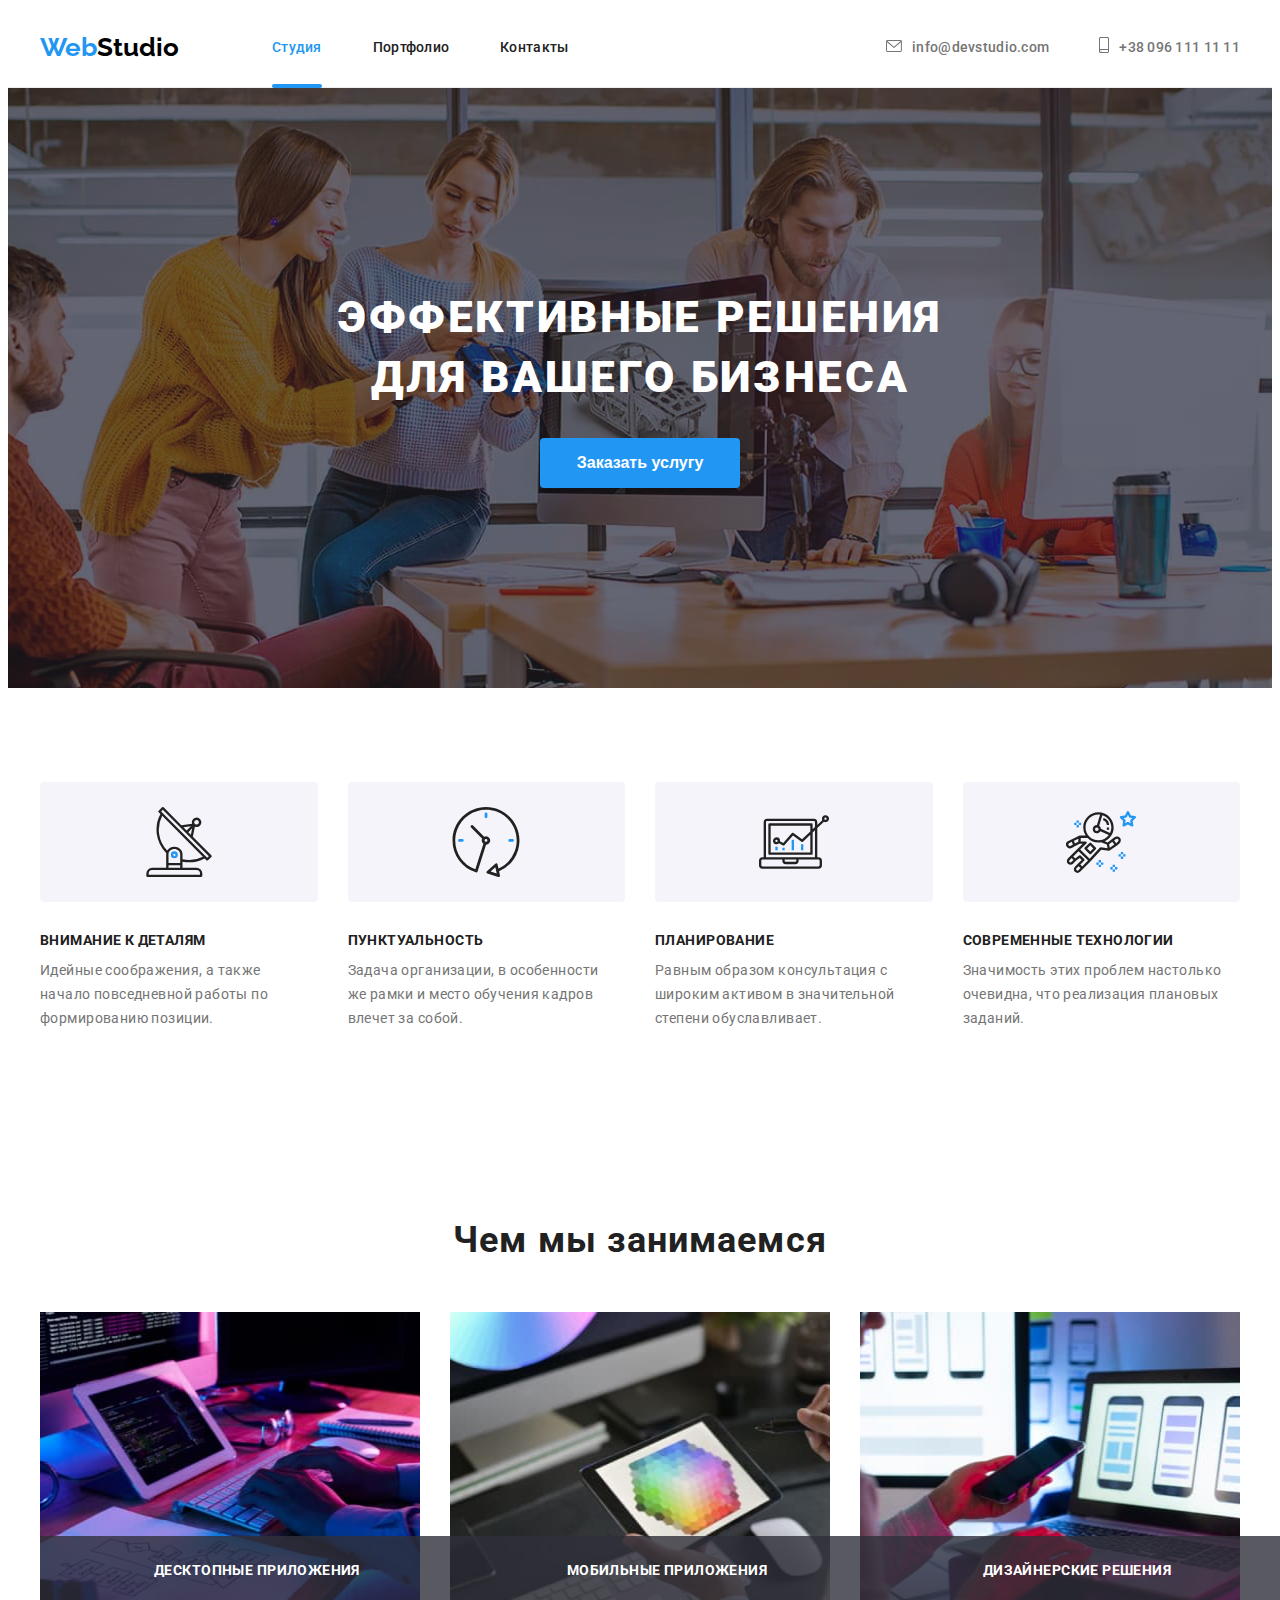
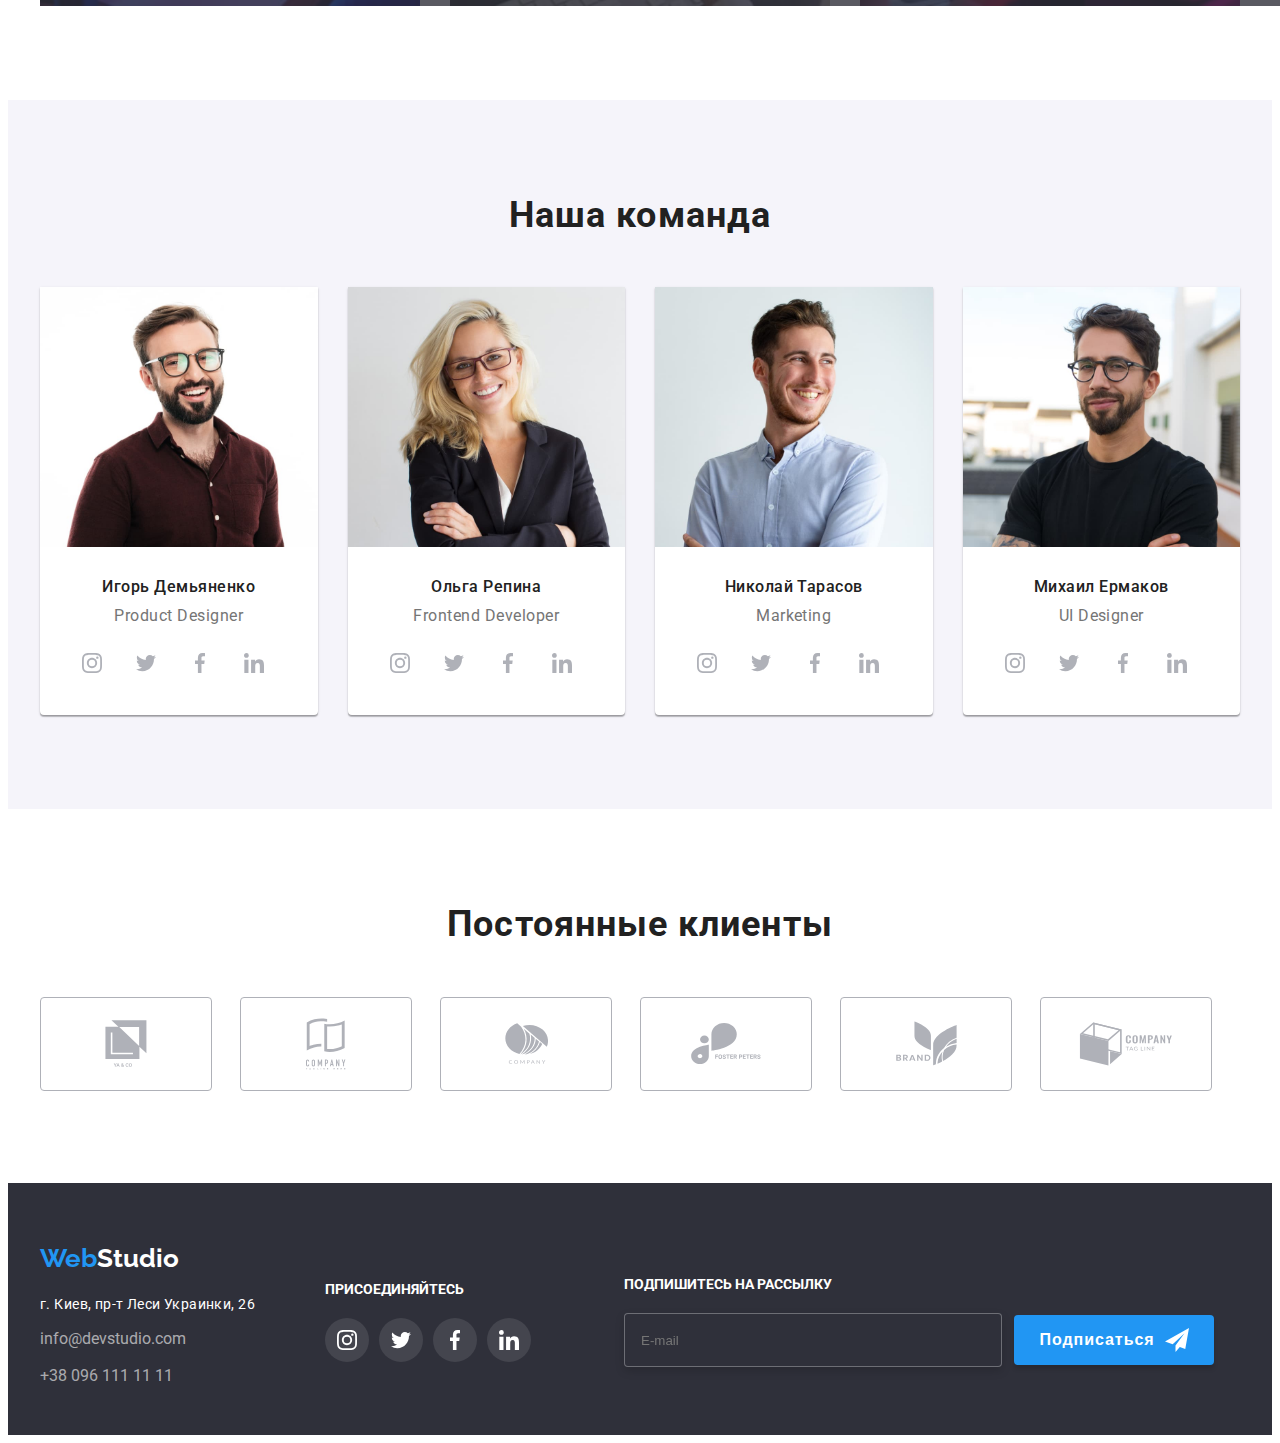
<file: index.html>
<!DOCTYPE html>
<html lang="ru">
<head>
    <meta charset="UTF-8">
    <meta http-equiv="X-UA-Compatible" content="IE=edge">
    <meta name="viewport" content="width=device-width, initial-scale=1.0">
    <title>WebStudio</title>
    <link rel="preconnect" href="https://fonts.gstatic.com">
    <link href="https://fonts.googleapis.com/css2?family=Raleway:wght@700&family=Roboto:wght@400;500;700;900&display=swap"
        rel="stylesheet">
    <link rel="stylesheet" href="https://cdnjs.cloudflare.com/ajax/libs/modern-normalize/1.1.0/modern-normalize.min.css"
        integrity="sha512-wpPYUAdjBVSE4KJnH1VR1HeZfpl1ub8YT/NKx4PuQ5NmX2tKuGu6U/JRp5y+Y8XG2tV+wKQpNHVUX03MfMFn9Q=="
        crossorigin="anonymous" referrerpolicy="no-referrer" />
    <link rel="stylesheet" href="./css/styles.css">

</head>
<body>
    <header class="page-header">
        <div class="container container-header">
            <nav class="nav-list">

                <a class="logo" href="./index.html"><span class="blue-logo">Web</span>Studio</a>

                <!--menu-->
                <ul class="list menu">
                    <li class="item-menu"><a href="./index.html" class="current menu link-underline-studio">Студия</a></li>
                    <li class="item-menu"><a href="portfolio.html" class="menu">Портфолио</a></li>
                    <li class="item-menu"><a href="#" class="menu ">Контакты</a></li>
                </ul>
            </nav>

                <ul class="list contacts  ">
                    <li class="emeil contacts-link-heder">
                        <a href="mailto:info@devstudio.com" class="contacts-heder akcent-link">
                            <span class="contacts-heder-icon" >
                                <svg class="email-icon akcent-icon" width="16" height="12">
                                    <use href="./images/sprite.svg#email">
                                
                                    </use>
                                </svg>

                            </span>
                            
                            <span>
                                info@devstudio.com
                            </span>
                            
                        </a>
                    </li>
                    <li class="contacts-link-heder">
                        <a href="tel:+380961111111" class="contacts-heder akcent-link ">
                            <span class="contacts-heder-icon" >
                                <svg class="tel-icon akcent-icon" width="10" height="16">
                                    <use href="./images/sprite.svg#smartphone">
                                
                                    </use>
                                </svg>
                            </span>
                            <span>
                                +38 096 111 11 11
                            </span>
                        </a>    
                    </li>
                </ul>
        </div>
    </header>
        <main>
                <section class="list-hiro">

                    <div class="container container-hiro">
                            <h1 class="hiro">Эффективные решения для вашего бизнеса</h1>
                            <button type="button" class="order-service" data-modal-open>Заказать услугу</button>

                    </div>
                    
                </section>
            <!--List of benefits -->
            <section class="section">
                <h2 class="visually-hidden">Преимущество</h2>
                <div class="container">
                    <ul class="list advantage">
                        <li class="advantage-box">
                            <div class="faetures-icon-container">
                                <svg class="faetures-icon" width="70" height="70">
                                    <use href="./images/sprite.svg#antenna">
                                
                                    </use>
                                </svg>

                            </div>
                            <h3 class="list-of-benefits">Внимание к деталям</h3>
                            <p class="description">Идейные соображения, а также начало повседневной работы по формированию позиции.</p>
                        </li>
                        <li class="advantage-box">
                            <div class="faetures-icon-container">
                                <svg class="faetures-icon" width="70" height="70">
                                    <use href="./images/sprite.svg#clock">
                            
                                    </use>
                                </svg>
                            
                            </div>
                            <h3 class="list-of-benefits">Пунктуальность</h3>
                            <p class="description">Задача организации, в особенности же рамки и место обучения кадров влечет за собой.</p>
                        </li>
                        <li class="advantage-box">
                            <div class="faetures-icon-container">
                                <svg class="faetures-icon" width="70" height="70">
                                    <use href="./images/sprite.svg#diagram">
                            
                                    </use>
                                </svg>
                            
                            </div>
                            <h3 class="list-of-benefits">Планирование</h3>
                            <p class="description">Равным образом консультация с широким активом в значительной степени обуславливает.</p>
                        </li>
                        <li class="advantage-box">
                            <div class="faetures-icon-container">
                                <svg class="faetures-icon" width="70" height="70">
                                    <use href="./images/sprite.svg#astronaut">
                            
                                    </use>
                                </svg>
                            
                            </div>
                            <h3 class="list-of-benefits">Современные технологии</h3>
                            <p class="description">Значимость этих проблем настолько очевидна, что реализация плановых заданий.</p>
                        </li>
                    </ul>
                </div>
            </section>
            <!--Список работ-->
            <section class="section">
                <div class="container">
                        <h2 class="title works-title">Чем мы занимаемся</h2>
                        <ul class="list works-list">
                            <li class="works-list-box thumb">
                                <img src="./images/box_one.jpg" alt="Стол, планшет, лист" width="370" height="294">
                                <div class="background-label">
                                    <p class="ladel">
                                        Десктопные приложения
                                    </p>
                                </div>
                            </li>
                            <li class="works-list-box thumb">
                                <img src="./images/box_two.jpg" alt="Планшет , клавтиатура, мышка" width="370" height="294">
                                <div class="background-label">
                                    <p class="ladel">
                                        Мобильные приложения 
                                    </p>
                                </div>
                            </li>
                            <li class="works-list-box thumb">
                                <img src="./images/box_three.jpg" alt="Телефон , ноутбук, женщина" width="370" height="294">
                                <div class="background-label">
                                    <p class="ladel">
                                        Дизайнерские решения
                                    </p>
                                </div>
                            </li>
                        </ul>

                </div>
               
            </section>

            <!--Наша команда-->
            <section class="section our-team">
                <div class="container development ">
                        <h2 class="title development-title">Наша команда</h2>
                        <ul class="list development-team">
                            <li class="developer-card">
                                <img src="./images/igor_demyanenko.jpg " alt="Фото Игорь Демьяненко" width="270" height="260">
                                
                                <div class="box-formatting">
                                    <h3 class="team-list">Игорь Демьяненко</h3>
                                    <p class="position">Product Designer</p>
                                    <ul class="list social-list-item">
                                        <li class="social-list-icon">
                                            <a class="social-list-link-developer-card" href="https://www.instagram.com/">
                                                <svg class="" width="20" height="20">
                                                    <use href="./images/sprite.svg#instagram">
                                    
                                                    </use>
                                                </svg>
                                    
                                            </a>
                                        </li>
                                        <li class="social-list-icon">
                                            <a class="social-list-link-developer-card" href="https://twitter.com/">
                                                <svg class="" width="20" height="20">
                                                    <use href="./images/sprite.svg#twitter">
                                    
                                                    </use>
                                                </svg>
                                    
                                            </a>
                                        </li>
                                        <li class="list social-list-icon">
                                            <a class="social-list-link-developer-card" href="https://www.facebook.com/">
                                                <svg class="" width="20" height="20">
                                                    <use href="./images/sprite.svg#facebook">
                                    
                                                    </use>
                                                </svg>
                                    
                                            </a>
                                        </li>
                                        <li class="social-list-icon">
                                            <a class="social-list-link-developer-card" href="https://www.linkedin.com/">
                                                <svg class="" width="20" height="20">
                                                    <use href="./images/sprite.svg#linkedin">
                                    
                                                    </use>
                                                </svg>
                                    
                                            </a>
                                        </li>
                                    </ul>
                                
                                </div>
                                
                            </li>
                            <li class="developer-card">
                                <img src="./images/olga_repina.jpg " alt="Фото Ольга Репина" width="270" height="260">
                                
                                <div class="box-formatting">
                                    <h3 class="team-list">Ольга Репина</h3>
                                    <p class="position">Frontend Developer</p>
                                        <ul class="list social-list-item">
                                            <li class="social-list-icon">
                                                <a class="social-list-link-developer-card" href="https://www.instagram.com/">
                                                    <svg class="" width="20" height="20">
                                                        <use href="./images/sprite.svg#instagram">
                                        
                                                        </use>
                                                    </svg>
                                        
                                                </a>
                                            </li>
                                            <li class="social-list-icon">
                                                <a class="social-list-link-developer-card" href="https://twitter.com/">
                                                    <svg class="" width="20" height="20">
                                                        <use href="./images/sprite.svg#twitter">
                                        
                                                        </use>
                                                    </svg>
                                        
                                                </a>
                                            </li>
                                            <li class="list social-list-icon">
                                                <a class="social-list-link-developer-card" href="https://www.facebook.com/">
                                                    <svg class="" width="20" height="20">
                                                        <use href="./images/sprite.svg#facebook">
                                        
                                                        </use>
                                                    </svg>
                                        
                                                </a>
                                            </li>
                                            <li class="social-list-icon">
                                                <a class="social-list-link-developer-card" href="https://www.linkedin.com/">
                                                    <svg class="" width="20" height="20">
                                                        <use href="./images/sprite.svg#linkedin">
                                        
                                                        </use>
                                                    </svg>
                                        
                                                </a>
                                            </li>
                                        </ul>
                                
                                </div>
                                
                            </li>
                            <li class="developer-card">
                                <img src="./images/nikolay_tarasov.jpg " alt="Фото Николай Тарасов" width="270" height="260">
                               
                                <div class="box-formatting">
                                    <h3 class="team-list">Николай Тарасов</h3>
                                    <p class="position">Marketing</p>
                                    <ul class="list social-list-item">
                                        <li class="social-list-icon">
                                            <a class="social-list-link-developer-card" href="https://www.instagram.com/">
                                                <svg class="" width="20" height="20">
                                                    <use href="./images/sprite.svg#instagram">
                                    
                                                    </use>
                                                </svg>
                                    
                                            </a>
                                        </li>
                                        <li class="social-list-icon">
                                            <a class="social-list-link-developer-card" href="https://twitter.com/">
                                                <svg class="" width="20" height="20">
                                                    <use href="./images/sprite.svg#twitter">
                                    
                                                    </use>
                                                </svg>
                                    
                                            </a>
                                        </li>
                                        <li class="list social-list-icon">
                                            <a class="social-list-link-developer-card" href="https://www.facebook.com/">
                                                <svg class="" width="20" height="20">
                                                    <use href="./images/sprite.svg#facebook">
                                    
                                                    </use>
                                                </svg>
                                    
                                            </a>
                                        </li>
                                        <li class="social-list-icon">
                                            <a class="social-list-link-developer-card" href="https://www.linkedin.com/">
                                                <svg class="" width="20" height="20">
                                                    <use href="./images/sprite.svg#linkedin">
                                    
                                                    </use>
                                                </svg>
                                    
                                            </a>
                                        </li>
                                    </ul>
                                </div>
                                
                            </li>
                            <li class="developer-card">
                                <img src="./images/mikhail_ermakov.jpg " alt="Фото Михаил Ермаков" width="270" height="260">
                                
                                <div class="box-formatting">
                                    <h3 class="team-list">Михаил Ермаков</h3>
                                    <p class="position">UI Designer</p>
                                    <ul class="list social-list-item">
                                        <li class="social-list-icon">
                                            <a class="social-list-link-developer-card" href="https://www.instagram.com/">
                                                <svg class="" width="20" height="20">
                                                    <use href="./images/sprite.svg#instagram">
                                    
                                                    </use>
                                                </svg>
                                    
                                            </a>
                                        </li>
                                        <li class="social-list-icon">
                                            <a class="social-list-link-developer-card" href="https://twitter.com/">
                                                <svg class="" width="20" height="20">
                                                    <use href="./images/sprite.svg#twitter">
                                    
                                                    </use>
                                                </svg>
                                    
                                            </a>
                                        </li>
                                        <li class="list social-list-icon">
                                            <a class="social-list-link-developer-card" href="https://www.facebook.com/">
                                                <svg class="" width="20" height="20">
                                                    <use href="./images/sprite.svg#facebook">
                                    
                                                    </use>
                                                </svg>
                                    
                                            </a>
                                        </li>
                                        <li class="social-list-icon">
                                            <a class="social-list-link-developer-card" href="https://www.linkedin.com/">
                                                <svg class="" width="20" height="20">
                                                    <use href="./images/sprite.svg#linkedin">
                                    
                                                    </use>
                                                </svg>
                                    
                                            </a>
                                        </li>
                                    </ul>
                                </div>
                                
                            </li>
                        </ul>

                </div>
                
            </section>
            <section class="section">
                <div class="container permanent-clients ">
                    <h2 class="title clients">Постоянные клиенты</h2>
                    <ul class="list list-icon">
                        <li class="icon-element">
                            <a class="link-permanent-clients link" href="#">
                                    <svg  width="42" height="47" >
                                        <use href="./images/sprite.svg#ya_co">
                                            
                                        </use>
                                    </svg>
                            </a>
                        </li>
                        <li class="icon-element">
                            <a class="link-permanent-clients link" href="#">
                                <svg width="40" height="52">
                                    <use href="./images/sprite.svg#company_tag_line_here">
                        
                                    </use>
                                </svg>
                            </a>
                        </li>
                        <li class="icon-element">
                            <a class="link-permanent-clients link" href="#">
                                <svg width="43" height="41"> 
                                    <use href="./images/sprite.svg#company">
                        
                                    </use>
                                </svg>
                            </a>
                        </li>
                        <li class="icon-element">
                            <a class="link-permanent-clients link" href="#">
                                <svg width="84" height="41">
                                    <use href="./images/sprite.svg#foster_petrs">
                        
                                    </use>
                                </svg>
                            </a>
                        </li>
                        <li class="icon-element">
                            <a class="link-permanent-clients link" href="#">
                                <svg width="63" height="45">
                                    <use href="./images/sprite.svg#brand">
                        
                                    </use>
                                </svg>
                            </a>
                        </li>
                        <li class="icon-element">
                            <a href="#" class="link-permanent-clients link">
                                <svg width="94" height="44">
                                    <use href="./images/sprite.svg#company_tag-line">
                        
                                    </use>
                                </svg>
                            </a>
                        </li>
                    </ul>
                </div>
            </section>
                

        </main>


        <footer class="contacts-footer">
            <div class="container container-footer">

                <div class="footer-left-container">
                        <a class="logo-footer" href="./index.html"><span class="blue-logo">Web</span>Studio</a>
                        <!--CONTACTS-->
                        
                        <address class="contacts-list">
                            <a href="https://goo.gl/maps/v9m2CHy5yPzTi2hL8" target="_blank" rel="noreferrer noopener" class="address-link">г.
                                Киев, пр-т Леси Украинки, 26</a>
                        
                            <ul class="list address-tel">
                                <li><a href="mailto:info@devstudio.com" class="link-contacts">info@devstudio.com</a></li>
                                <li class="tel"><a href="tel:+380961111111" class="link-contacts">+38 096 111 11 11</a></li>
                            </ul>
                        
                        </address>
                </div>
                <div class="footer-right-container">
                    <h3 class="title-social-list">присоединяйтесь</h3>

                    <ul class="list social-list">
                        <li class="social-list-icon">
                            <a class="social-list-link title" href="https://www.instagram.com/">
                                <svg class="" width="20" height="20">
                                    <use href="./images/sprite.svg#instagram">
                                
                                    </use>
                                </svg>
                            
                            </a>
                        </li>
                        <li class="social-list-icon">
                            <a class="social-list-link" href="https://twitter.com/">
                                <svg class="" width="20" height="20">
                                    <use href="./images/sprite.svg#twitter">
                            
                                    </use>
                                </svg>
                            
                            </a>
                        </li>
                        <li class="social-list-icon">
                            <a class="social-list-link" href="https://www.facebook.com/">
                                <svg class="" width="20" height="20">
                                    <use href="./images/sprite.svg#facebook">
                            
                                    </use>
                                </svg>
                            
                            </a>
                        </li>
                        <li class="social-list-icon">
                            <a class="social-list-link" href="https://www.linkedin.com/">
                                <svg class="" width="20" height="20">
                                    <use href="./images/sprite.svg#linkedin">
                            
                                    </use>
                                </svg>
                            
                            </a>
                        </li>
                    </ul>
                </div>
                <div class="footer-form">
                    <h3 class="title-footer-form">Подпишитесь на рассылку</h3>
                    <form class="footer-form-box">
                        <label class="subscribe-email-label">
                            <input type="email" name="subscribe-email" class="subscribe-email-input" required placeholder="E-mail" >
                        </label>
                        <button type="submit" class="button-subscribe">
                            Подписаться
                            <svg class="icon-send" width="24" height="24">
                                <use href="./images/sprite.svg#icon-send">
                        
                                </use>
                            </svg>
                        </button>
                    </form>


                </div>
                
                
            </div>



        </footer>
            <div class="backdrop is-hidden" data-modal>
                <div class="modal">
                    <button type="button" class="close" data-modal-close>
                        <svg class="" width="11" height="11">
                            <use href="./images/sprite.svg#close">
                        
                            </use>
                        </svg>

                    </button>
                    <form class="modal-form">

                        <p class="modal-form-head">Оставьте свои данные, мы вам перезвоним</p>
                        <label class="modal-form-field" >
                            Имя  
                            <span class="modal-form-container">
                                <input type="text" class="modal-form-input"  name="user-name" required minlength="2"  pattern="[a-zA-Zа-яёА-ЯЁ]+" title="Введите имя кирилицей или латинскими символами ">
                                <svg class="modal-form-icon" width="12" height="12">
                                    <use href="./images/sprite.svg#person-form"></use>                                    
                                </svg>
                            </span>                              
                        </label>

                        <label class="modal-form-field" >
                            Телефон
                            <span class="modal-form-container">
                                <input type="tel" class="modal-form-input" name="user-tel" required pattern="[0-9]{3}-[0-9]{3}-[0-9]{2}-[0-9]{2}" title="095-000-00-00">
                                <svg class="modal-form-icon" width="13" height="13">
                                    <use href="./images/sprite.svg#tel-form"></use>                                    
                                </svg>
                            </span>                                        
                        </label>

                        <label class="modal-form-field" >
                            Почта
                            <span class="modal-form-container">
                                <input type="email" name="user-email" class="modal-form-input" required>
                                <svg class="modal-form-icon" width="15" height="12">
                                    <use href="./images/sprite.svg#email-form"></use>                                    
                                </svg>
                            </span>                            
                        </label>

                        <label class="modal-form-field">
                            Комментарий
                            <textarea name="user-massege" class="modal-form-massege" placeholder="Введите текст"></textarea>
                        </label>

                        
                            <input type="checkbox" class="modal-form-checkbox visually-hidden" id="accept-policy">
                        <label for="accept-policy" class="modal-form-checkbox-label">
                                        
                            Соглашаюсь с рассылкой и принимаю &nbsp;<a href="#" class="modal-form-label-link"> Условия договора</a> 
                        </label>

                        <button type="submit" class="modal-form-button">
                            Отправить
                        </button>
                    </form>


                </div>
        </div>
        <script src="./js/modal.js"></script>
</body>
</html>
</file>
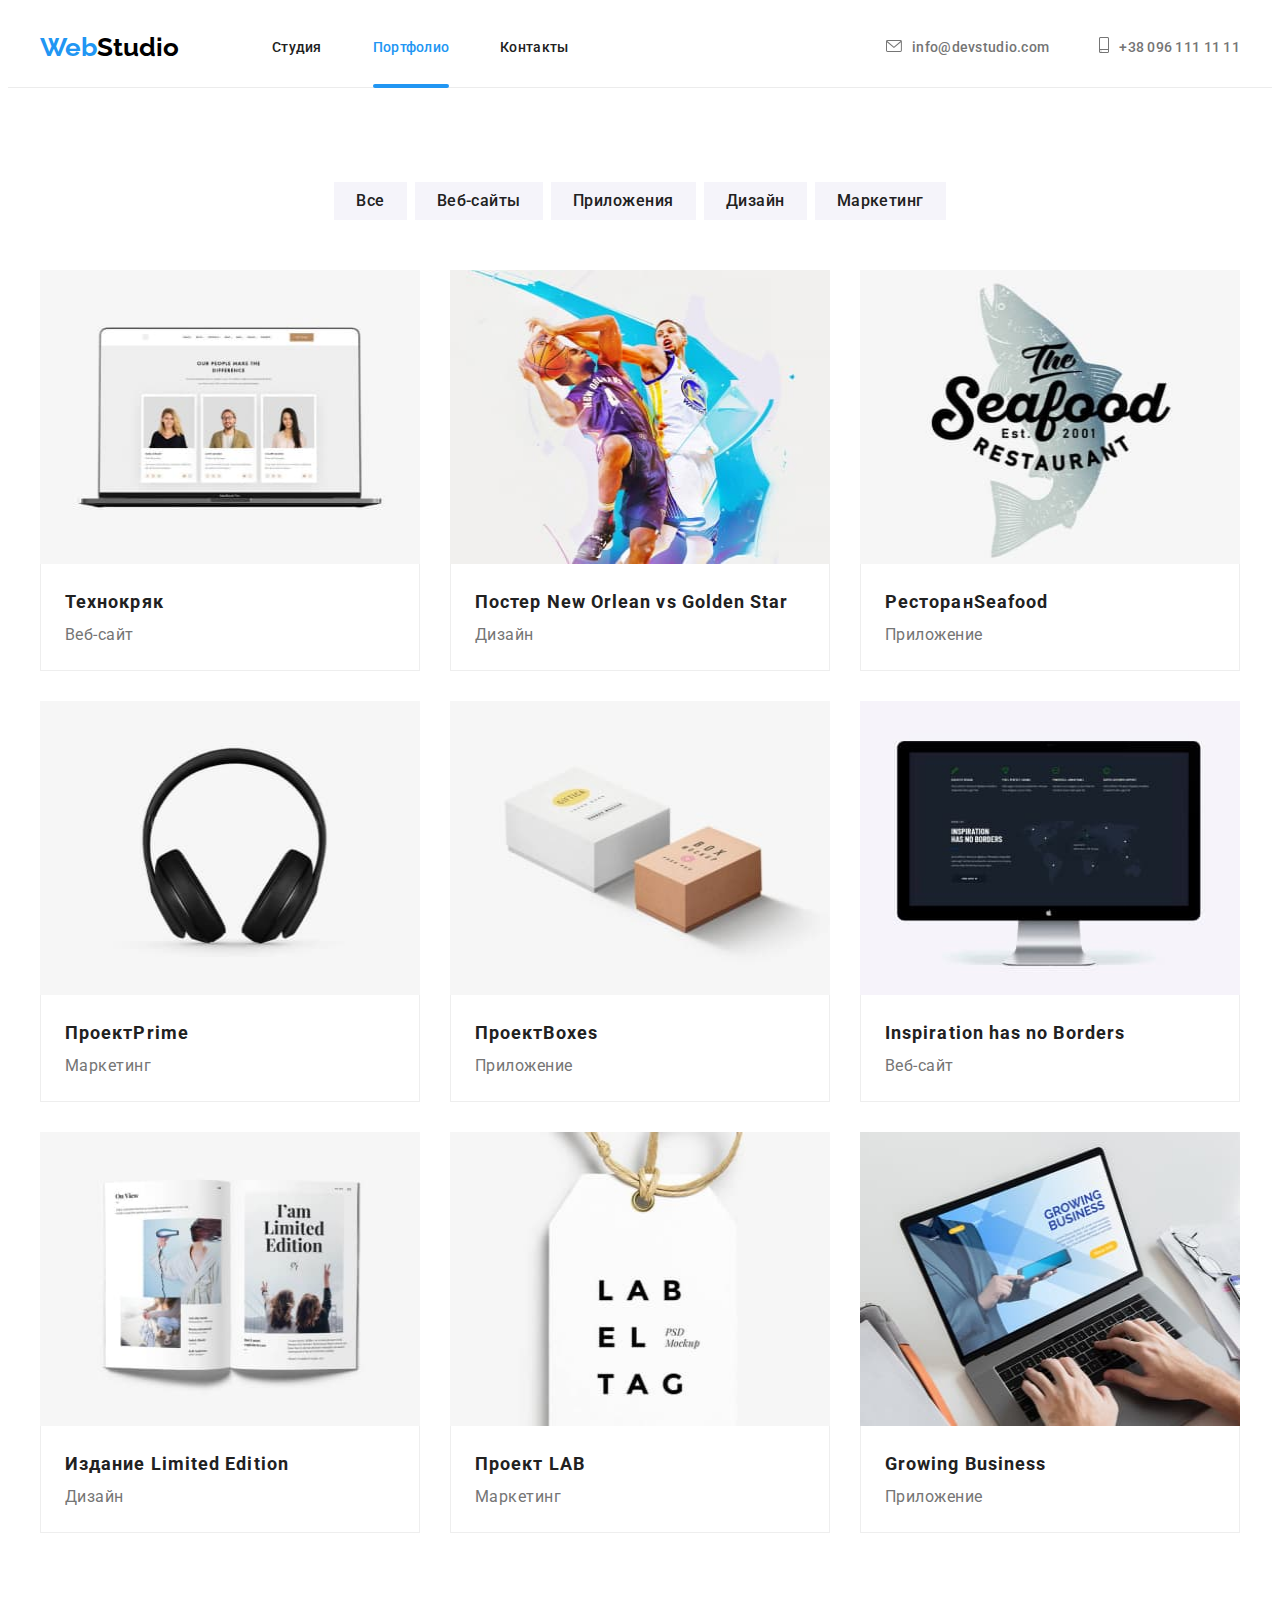
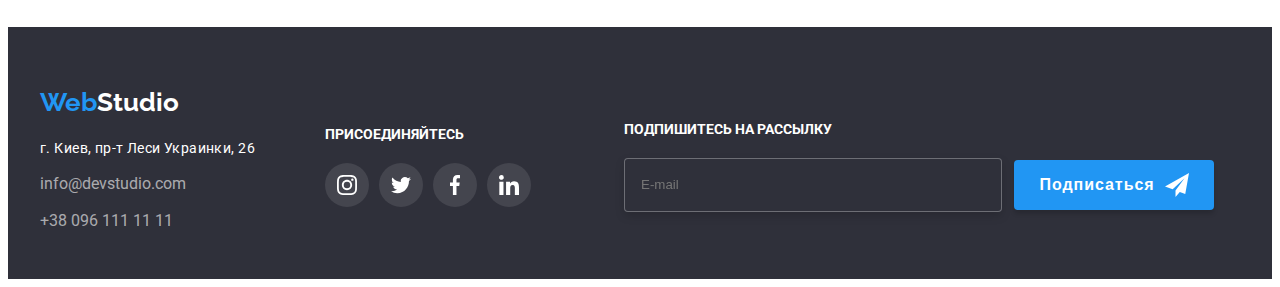
<file: portfolio.html>
<!DOCTYPE html>
<html lang="ru">
    <head>
        <meta charset="UTF-8">
        <meta http-equiv="X-UA-Compatible" content="IE=edge">
        <meta name="viewport" content="width=device-width, initial-scale=1.0">
        <title>WebStudio</title>
        <link rel="preconnect" href="https://fonts.gstatic.com">
        <link href="https://fonts.googleapis.com/css2?family=Raleway:wght@700&family=Roboto:wght@400;500;700;900&display=swap"
            rel="stylesheet">
        <link rel="stylesheet" href="https://cdnjs.cloudflare.com/ajax/libs/modern-normalize/1.1.0/modern-normalize.min.css"
        integrity="sha512-wpPYUAdjBVSE4KJnH1VR1HeZfpl1ub8YT/NKx4PuQ5NmX2tKuGu6U/JRp5y+Y8XG2tV+wKQpNHVUX03MfMFn9Q=="
        crossorigin="anonymous" referrerpolicy="no-referrer" />
        <link rel="stylesheet" href="https://cdnjs.cloudflare.com/ajax/libs/animate.css/4.1.1/animate.min.css" />
        <link rel="stylesheet" href="./css/styles.css">
    </head>
    <body>
        <header class="page-header">
            <div class="container container-header">
                <nav class="nav-list">
        
                    <a class="logo" href="./index.html"><span class="blue-logo">Web</span>Studio</a>
        
                    <!--menu-->
                    <ul class="list menu">
                        <li class="item-menu"><a href="./index.html" class=" menu">Студия</a></li>
                        <li class="item-menu"><a href="portfolio.html" class="current menu link-underline-portfolio">Портфолио</a></li>
                        <li class="item-menu"><a href="#" class="menu">Контакты</a></li>
                    </ul>
                </nav>
        
                <ul class="list contacts  ">
                    <li class="emeil contacts-link-heder">
                        <a href="mailto:info@devstudio.com" class="contacts-heder akcent-link">
                            <span class="contacts-heder-icon">
                                <svg class="email-icon akcent-icon" width="16" height="12">
                                    <use href="./images/sprite.svg#email">
        
                                    </use>
                                </svg>
        
                            </span>
        
                            <span>
                                info@devstudio.com
                            </span>
        
                        </a>
                    </li>
                    <li class="contacts-link-heder">
                        <a href="tel:+380961111111" class="contacts-heder akcent-link ">
                            <span class="contacts-heder-icon">
                                <svg class="tel-icon akcent-icon" width="10" height="16">
                                    <use href="./images/sprite.svg#smartphone">
        
                                    </use>
                                </svg>
                            </span>
                            <span>
                                +38 096 111 11 11
                            </span>
                        </a>
                    </li>
                </ul>
            </div>
        </header>
        <main>
            <section class="section">
                    <div class="container  ">
                        <h2 class="visually-hidden">Полный список услуг и сервисов</h2>
                    
                        <ul class="list sorting-list">
                            <li class="sorting-element"><button type="button" class="sorting sorting-current">Все</button></li>
                            <li class="sorting-element"><button type="button" class="sorting sorting-current">Веб-сайты</button></li>
                            <li class="sorting-element"><button type="button" class="sorting sorting-current">Приложения</button></li>
                            <li class="sorting-element"><button type="button" class="sorting sorting-current">Дизайн</button></li>
                            <li class="sorting-element"><button type="button" class="sorting sorting-current">Маркетинг</button></li>
                        </ul>
                        <ul class="list contents-list">
                            <li class="contents-box">
                                <a href="#" class="link contents-box-link">
                                    <div class="contents-box-link-img">

                                            <img src="./images/technocryk.jpg" alt="Фотография троих разработчиков" width="370" height="294">
                                            <p class="overlay">
                                                Технокряк это современная площадка распространения коронавируса. Компании используют эту платформу
                                                для цифрового
                                                шпионажа и атак на защищённые сервера конкурентов.
                                            </p>
                                    </div>
                                    
                                    <div class="border-line">
                                            <h3 class="projects-list">Технокряк</h3>
                                            <p class="service-list">Веб-сайт</p>
                                    </div>
                                </a>
                            </li>
                            <li class="contents-box contents-box-active">
                                <a href="#" class="link contents-box-link">
                                    <div class="contents-box-link-img">
                                        <img src="./images/new_orlean_vs_golden_star.jpg" alt="Фото постера двух баскетболистов в полете с мячем"
                                            width="370" height="294">
                                            <p class="overlay">
                                                Технокряк это современная площадка распространения коронавируса. Компании используют эту платформу
                                                для цифрового
                                                шпионажа и атак на защищённые сервера конкурентов.
                                            </p>

                                    </div>
                                                           
                                    <div class="border-line">
                                            <h3 class="projects-list">Постер <span lang="en">New Orlean vs Golden Star</span></h3>
                                            <p class="service-list">Дизайн</p>
                                    </div>    
                                </a>
                            </li>
                    
                            <li class="contents-box">
                                <a href="#" class="link contents-box-link">
                                    <div class="contents-box-link-img">
                                        <img src="./images/seafood_restaurant.jpg" alt="Картинка названия ресторан Seafood " width="370"
                                         height="294">
                                        <p class="overlay">
                                            Технокряк это современная площадка распространения коронавируса. Компании используют эту платформу
                                            для цифрового
                                            шпионажа и атак на защищённые сервера конкурентов.
                                        </p>
                                    </div>
                                
                                
                                    <div class="border-line">
                                        <h3 class="projects-list">Ресторан<span lang="en">Seafood</span></h3>
                                        <p class="service-list">Приложение</p>
                                    </div>
                                </a>
                            </li>
                            <li class="contents-box">
                                <a href="" class="link contents-box-link">
                                    <div class="contents-box-link-img">
                                        <img src="./images/prime_project.jpg" alt="Фото наушников" width="370" height="294">
                                        <p class="overlay">
                                            Технокряк это современная площадка распространения коронавируса. Компании используют эту платформу
                                            для цифрового
                                            шпионажа и атак на защищённые сервера конкурентов.
                                        </p>
                                    </div>                                
                                    <div class="border-line">
                                        <h3 class="projects-list">Проект<span lang="en">Prime</span></h3>
                                        <p class="service-list">Маркетинг</p>
                                    </div>
                                </a>
                                
                            </li>
                            <li class="contents-box">
                                <a href="" class="link contents-box-link">
                                    <div class="contents-box-link-img"> 
                                        <img src="./images/boxes_project.jpg" alt="Фото двух коробок коричневого и белого цвета" width="370"
                                        height="294">
                                        <p class="overlay">
                                            Технокряк это современная площадка распространения коронавируса. Компании используют эту платформу
                                            для цифрового
                                            шпионажа и атак на защищённые сервера конкурентов.
                                        </p>
                                    </div>                                
                                    <div class="border-line">
                                        <h3 class="projects-list">Проект<span>Boxes</span></h3>
                                        <p class="service-list">Приложение</p>
                                    </div>
                                </a>    
                                
                            </li>
                            <li class="contents-box">
                                <a href="" class="link contents-box-link">
                                    <div class="contents-box-link-img">
                                        <img src="./images/inspiration_has_no_borders.jpg" alt="Изображение монитора" width="370" height="294">
                                        <p class="overlay">
                                            Технокряк это современная площадка распространения коронавируса. Компании используют эту платформу
                                            для цифрового
                                            шпионажа и атак на защищённые сервера конкурентов.
                                        </p>
                                    </div>
                                    <div class="border-line">
                                        <h3 lang="en" class="projects-list">Inspiration has no Borders</h3>
                                        <p class="service-list">Веб-сайт</p>
                                    </div>

                                </a>                                                                
                                
                            </li>
                            <li class="contents-box">
                                <a href="" class="link contents-box-link">
                                    <div class="contents-box-link-img">
                                        <img src="./images/limited_edition.jpg" alt="Изображение журнала с картинками" width="370" height="294">
                                        <p class="overlay">
                                            Технокряк это современная площадка распространения коронавируса. Компании используют эту платформу
                                            для цифрового
                                            шпионажа и атак на защищённые сервера конкурентов.
                                        </p>
                                    </div>
                                    <div class="border-line">
                                        <h3 class="projects-list">Издание <span>Limited Edition</span></h3>
                                        <p class="service-list">Дизайн</p>
                                    </div>
                                </a>
                            </li>
                            <li class="contents-box">
                                <a href="" class="link contents-box-link">
                                    <div class="contents-box-link-img">
                                        <img src="./images/lab_project.jpg" alt="Фото бирки на веревке" width="370" height="294">
                                        <p class="overlay">
                                            Технокряк это современная площадка распространения коронавируса. Компании используют эту платформу
                                            для цифрового
                                            шпионажа и атак на защищённые сервера конкурентов.
                                        </p>
                                    </div>
                                    <div class="border-line">
                                        <h3 class="projects-list">Проект <span lang="en">LAB</span></h3>
                                        <p class="service-list">Маркетинг</p>
                                    </div>
                                </a>
                                
                            </li>
                            <li class="contents-box">
                                <a href="" class="link contents-box-link">
                                    <div class="contents-box-link-img">
                                        <img src="./images/growing_business.jpg" alt="" width="370" height="294">
                                        <p class="overlay">
                                            Технокряк это современная площадка распространения коронавируса. Компании используют эту платформу
                                            для цифрового
                                            шпионажа и атак на защищённые сервера конкурентов.
                                        </p>
                                    </div>

                                    <div class="border-line">
                                        <h3 lang="en" class="projects-list">Growing Business</h3>
                                        <p class="service-list">Приложение</p>
                                    </div>
                                </a>
                                
                                
                               
                            </li>
                        </ul>
                    
                    </div>

            </section>
            
        </main>
        <footer class="contacts-footer">
            <div class="container container-footer">

                <div class="footer-left-container">
                        <a class="logo-footer" href="./index.html"><span class="blue-logo">Web</span>Studio</a>
                        <!--CONTACTS-->
                        
                        <address class="contacts-list">
                            <a href="https://goo.gl/maps/v9m2CHy5yPzTi2hL8" target="_blank" rel="noreferrer noopener" class="address-link">г.
                                Киев, пр-т Леси Украинки, 26</a>
                        
                            <ul class="list address-tel">
                                <li><a href="mailto:info@devstudio.com" class="link-contacts">info@devstudio.com</a></li>
                                <li class="tel"><a href="tel:+380961111111" class="link-contacts">+38 096 111 11 11</a></li>
                            </ul>
                        
                        </address>
                </div>
                <div class="footer-right-container">
                    <h3 class="title-social-list">присоединяйтесь</h3>

                    <ul class="list social-list">
                        <li class="social-list-icon">
                            <a class="social-list-link title" href="https://www.instagram.com/">
                                <svg class="" width="20" height="20">
                                    <use href="./images/sprite.svg#instagram">
                                
                                    </use>
                                </svg>
                            
                            </a>
                        </li>
                        <li class="social-list-icon">
                            <a class="social-list-link" href="https://twitter.com/">
                                <svg class="" width="20" height="20">
                                    <use href="./images/sprite.svg#twitter">
                            
                                    </use>
                                </svg>
                            
                            </a>
                        </li>
                        <li class="social-list-icon">
                            <a class="social-list-link" href="https://www.facebook.com/">
                                <svg class="" width="20" height="20">
                                    <use href="./images/sprite.svg#facebook">
                            
                                    </use>
                                </svg>
                            
                            </a>
                        </li>
                        <li class="social-list-icon">
                            <a class="social-list-link" href="https://www.linkedin.com/">
                                <svg class="" width="20" height="20">
                                    <use href="./images/sprite.svg#linkedin">
                            
                                    </use>
                                </svg>
                            
                            </a>
                        </li>
                    </ul>
                </div>
                <div class="footer-form">
                    <h3 class="title-footer-form">Подпишитесь на рассылку</h3>
                    <form class="footer-form-box">
                        <label class="subscribe-email-label">
                            <input type="email" name="subscribe-email" class="subscribe-email-input" required placeholder="E-mail" >
                        </label>
                        <button type="submit" class="button-subscribe">
                            Подписаться
                            <svg class="icon-send" width="24" height="24">
                                <use href="./images/sprite.svg#icon-send">
                        
                                </use>
                            </svg>
                        </button>
                    </form>


                </div>
                
                
            </div>



        </footer>
        </body>
</html>
</file>
<file: css/styles.css>
/* Основные цвета сайта
      Заголовки #212121
      Основной текст #757575
      Кнопка  #2196F3

*/

:root{

      --akcent-color:  #2196F3;
      --background-button: #188CE8;
}
body{
      font-family: Roboto;
      color: #757575;
      background-color: #FFFFFF;

}

/* ========== ОБЩИЙ СБРОС h1-h6 +p========== */
h1,
h2,
h3,
h4,
h5,
h6,
p{
    margin-top: 0px;
    margin-bottom: 0px;
}
ul,
ol{
  margin-left: 0px;
  margin-top: 0px;
  margin-bottom: 0px;
}

img{
  display: block;
  width: 100%;
}
.list {
     list-style: none;
     text-decoration: none;
     font-style: normal;
     padding-left: 0px;
     margin-top: 0px;
     margin-bottom: 0px;
}
.section {
      padding-top: 94px;
      padding-bottom: 94px;
}
.visually-hidden {
      position: absolute !important;
      clip: rect(1px 1px 1px 1px); /* IE6, IE7 */
      clip: rect(1px, 1px, 1px, 1px);
      padding: 0 !important;
      border: 0 !important;
      height: 1px !important;
      width: 1px !important;
      overflow: hidden;
    }
/* ==========END ОБЩЕГО СБРОСА========== */


      
.page-header{

      border-bottom: 1px solid #ECECEC;
      

}

.container-header{
      display: flex;
      align-items:center;
      
     
      padding: 24px 0 25px;
}

.container {

      width: 1200px;
      margin: 0 auto;
      padding-left: 15px;
      padding-right: 15px;
      
}
.nav-list{
  display: flex;
  align-items: center;
  


}


.logo{
      color: #000000;
      font-size: 26px;
      text-decoration: none;
      font-family: Raleway;
      font-weight:700;

      margin-right: 93px;


}


.blue-logo{
      color: var( --akcent-color );
}


.menu {
       color: #212121;
       font-style: normal;
       text-decoration: none;
       font-weight: 500;
       letter-spacing: 0.02em;
       text-align: left;
       font-size: 14px;

       display: flex;
       align-items: center;
       transition: color 250ms cubic-bezier(0.4, 0, 0.2, 1);
       

}

.link-underline-portfolio::after{
      content: "";
      display: block;
      position: absolute;
      width:100%;
      left: 0;
      bottom: -33px;
      height: 4px;
      background: #2196F3;
      border-radius: 2px;

}
.link-underline-studio::after{
      content: "";
      display: block;
      position: absolute;
      width:100%;
      left: 0;
      bottom: -33px;
      height: 4px;
      background: #2196F3;
      border-radius: 2px;
      
}


.menu:hover,
.menu:focus{
      color: var( --akcent-color );
      
}
 .current {
      color: var( --akcent-color );

 }
.list .menu{
  display: flex;
  align-items: center;
}
.item-menu{
      position: relative;
}

.item-menu:not(:last-child){
  margin-right: 51px;

}
.link{
      text-decoration: none;
}

.contacts {
  display: flex;
  align-items: center;
  margin-left: auto;
  

}
.contacts-heder {
      color: #757575;
      font-size: 14px;
      text-decoration: none;
      font-style: normal;
      font-weight: 500;
      line-height: 1.15;
      letter-spacing: 0.02em;
      text-align: left;
      display: flex;
      justify-content: center;
      align-items: center;
      transition: color 250ms cubic-bezier(0.4, 0, 0.2, 1);
}

.akcent-link:hover,
.akcent-link:focus{
      color: var( --akcent-color);
}


.akcent-link:hover .akcent-icon,
.akcent-link:focus .akcent-icon{

      fill: var(--akcent-color);
      
}



.contacts-heder-icon-email{
      display: flex;
      justify-content: center;
      align-items: center;
}
.contacts-heder-icon{
      margin-right: 10px;
}
.email-icon,.tel-icon{
      
      fill: #757575;
}

.emeil{
  margin-right: 50px;
}



/* ==========HIRO========== */

.list-hiro{
      background-image: linear-gradient(rgba(47, 48, 58, 0.4),rgba(47, 48, 58, 0.4)), url(../images/background-hiro.jpg);
      max-width: 1600px;
      min-height: 600px;
      background-position: center;
      background-size: cover;
      background-repeat: no-repeat;
      background-color: #2F303A;
      margin-top: 0;
      margin-left: auto;
      margin-right: auto;
}

.container-hiro{
      text-align: center;
      padding: 200px 0;
      
}
.hiro {
      font-style: normal;
      font-weight: 900;
      font-size: 44px;
      line-height: 1.36;
      
      letter-spacing: 0.06em;
      text-transform: uppercase;

      color: #FFFFFF;

      width: 696px;
      
      margin-top: 0;
      margin-left: auto;
      margin-right: auto;
      margin-bottom: 30px;
      

}

.order-service{
      color: #FFFFFF;
      background-color:var( --akcent-color );
      font-size: 16px;
      font-weight: 700;
      width: 200px;
      height: 50px;
      text-align:center;
      cursor: pointer;

      box-shadow: 0px 4px 4px rgba(0, 0, 0, 0.15);
      border-radius: 4px;
      border: none;
      padding: 10px 32px;
      transition: background-color 250ms cubic-bezier(0.4, 0, 0.2, 1);

}
.order-service:hover{
       background-color: var(--background-button);
}
/* ==========END HIRO========== */


/* ===========advantage==========*/

.works-list{
      display: flex;
      flex-wrap: wrap;
      margin-top: -30px;
      margin-left: -30px;
      
}
.works-list-box{
      margin-top: 30px;
      margin-left: 30px;
      flex-basis: calc((100% - 90px) / 3 );
      position: relative;

}
.background-label{
      display: flex;
      justify-content: center;
      align-items: center;
      width: 100%;
      background-color:  rgba(47, 48, 58, 0.8);
      padding: 27px;
      position: absolute;
      top: 224px;
      
      
}
.ladel{
      text-transform: uppercase;
      text-align: center;
      font-size: 14px;
      line-height: 1.14;
      font-weight: 700;
      letter-spacing: 0.03em;
      font-style: normal;
      color: #FFFFFF;
      
      
}

.advantage{
      display: flex;     
      flex-wrap: wrap;
      margin-top: -30px;
      margin-left: -30px;

}
.advantage-box {
      margin-top: 30px;
      margin-left: 30px;
      flex-basis: calc((100% - 120px) / 4 );

}
.faetures-icon-container{
      margin-bottom: 30px;
      display: flex;
      justify-content: center;
      align-items: center;
      height: 120px;
      background-color: #F5F4FA;
      border-radius: 4px;
}
.list-of-benefits{
      color: #212121;
      font-style: normal;
      font-weight: 700;
      font-size: 14px;
      line-height: 1.2;
      letter-spacing: 0.03em;
      text-transform: uppercase;

      margin-bottom: 10px;
      width: 270px;
}
.description {

      font-style: normal;
      font-weight: 400;
      font-size: 14px;
      line-height: 1.71;
      letter-spacing: 0.03em;
      color: #757575;
      width: 270px;

}

.title {
      font-family: Roboto;
      font-style: normal;
      font-weight: 700;
      font-size: 36px;
      line-height: 1.2;
      text-align: center;
      letter-spacing: 0.03em;
      color: #212121;
      margin-bottom: 50px;

}

/*////////Список разработчиков */

.our-team{
     background: #F5F4FA;
}



.team-list {
      font-family: Roboto;
      font-style: normal;
      font-weight: 500;
      font-size: 16px;
      line-height: 1.2;
      text-align: center;
      letter-spacing: 0.03em;
      color: #212121;
      margin-bottom: 10px;
}
.position {
      font-style: normal;
      font-weight: normal;
      font-size: 16px;
      line-height: 1.2;
      text-align: center;
      letter-spacing: 0.03em;
      color: #757575;
}

.development-team{
      display: flex;
      flex-wrap: wrap;
      
      margin-left: -30px;
      margin-top: -30px;
      
}
.developer-card {
      margin-left: 30px;
      margin-top: 30px;
      flex-basis: calc((100% - 120px) / 4 );
      
      background: #FFFFFF;
      box-shadow: 0px 1px 3px rgba(0, 0, 0, 0.12), 0px 1px 1px rgba(0, 0, 0, 0.14), 0px 2px 1px rgba(0, 0, 0, 0.2);
      border-radius: 0px 0px 4px 4px;
      


}

.social-list-item{
      display: flex;
      margin-top: 16px;
      
      
}
.social-list-link-developer-card{
      display: flex;
      justify-content: center;
      align-items: center;
      width: 100%;
      height: 100%;
      border-radius: 50%;
      fill: #AFB1B8;
      transition: background-color 250ms cubic-bezier(0.4, 0, 0.2, 1);

      
}
.social-list-link-developer-card:focus,
.social-list-link-developer-card:hover{
      fill: #FFFFFF;
      background-color: var(--akcent-color);
}

.box-formatting{
      padding: 30px;
      
}
/* ==========ПОСТОЯННЫЕ КЛИЕНТЫ========= */

.clients

.permanent-clients{
      text-align: center;
}
      


.list-icon {
      display: flex;
      flex-wrap: wrap;
      margin-top: -30px;
      margin-left: -30px;
}
.icon-element{
      margin-left: 30px;
      margin-top: 30px;
      height: 92px;
      width: 170px;
      
      
}
.link-permanent-clients{
      display: flex;
      justify-content: center;
      align-items: center;
      width: 100%;
      height: 100%;
      flex-basis: calc((100% - 180px) / 6 );
      border: 1px solid #AFB1B8;
      border-radius: 4px;
      fill: #AFB1B8; 
      transition: fill 250ms cubic-bezier(0.4, 0, 0.2, 1);
         

}
.link-permanent-clients:hover,
.link-permanent-clients:focus{
      fill: #2196F3;
      border: 1px solid #2196F3;
}


/* ==========FOOTER========== */
.contacts-footer{


      height: 252px;
      left: 0px;
      top: 2097px;
      background: #2F303A;
      
}

.contacts-footer{
  margin: 0px;
}

.container-footer{
      display: flex;
      
      align-items: center;
      padding-top:60px;

}
.footer-left-container{
      margin-right: 70px;
}
.footer-right-container{
      margin-top: 12px;
     
}
.title-social-list{
      
      text-transform: uppercase;
      font-weight: 700;
      font-size: 14px;
      line-height: 1.14;
      color: #FFFFFF;
      margin-bottom: 20px;
}
.social-list{
      display: flex;
     
}
.social-list-icon{
      width: 44px;
      height: 44px;
}
.social-list-icon:not(:last-child){
      margin-right: 10px;
}
.social-list-link{
      display: flex;
      justify-content: center;
      align-items: center;
      width: 100%;
      height: 100%;
      border-radius: 50%;
      background: rgba(255, 255, 255, 0.1);
      fill: #FFFFFF;
      transition: background-color 250ms cubic-bezier(0.4, 0, 0.2, 1);
}
.social-list-link:hover,
.social-list-link:focus{
      background-color: var(--akcent-color);
}

.logo-footer{
      color: #FFFFFF;
      font-size: 26px;
      text-decoration: none;
      font-family: Raleway;
      font-weight:bold;
      display: block;
      margin-bottom: 20px;

      

}

.address-link {

      font-style: normal;
      font-weight: normal;
      font-size: 14px;
      line-height: 1.71;
      letter-spacing: 0.03em;
      color: #FFFFFF;
      text-decoration: none;
      transition: color 250ms cubic-bezier(0.4, 0, 0.2, 1);

}
.address-link:hover,
.address-link:focus{
       color: var(--akcent-color);
}
.address-tel{
       margin-top: 9px;
}
.tel{
      margin-top: 9px;
}

.link-contacts {
      color: rgba(255, 255, 255, 0.6);
      text-decoration: none;
      font-style: normal;
      line-height: 1.74;
      transition: color 250ms cubic-bezier(0.4, 0, 0.2, 1);
      

}
.link-contacts:focus,
.link-contacts:hover {
      color: var(--akcent-color);
}
/* ===========FORM-FOOTER========== */
.footer-form-box{
      display: flex;
      justify-content: center;
      align-items: center;
}
.footer-form{
      margin-left: 93px;

}
.title-footer-form{
      
      text-transform: uppercase;
      font-weight: 700;
      font-size: 14px;
      line-height: 1.14;
      color: #FFFFFF;
      margin-bottom: 20px;
}
.footer-form{
     margin-top: 12px;

}
.subscribe-email-input{
      width: 358px;
      height: 50px;
      padding-left: 16px;
      color: #FFFFFF;
      border: 1px solid rgba(255, 255, 255, 0.3);
      background: #2F303A;
      filter: drop-shadow(0px 4px 4px rgba(0, 0, 0, 0.15));
      border-radius: 4px;

}


.button-subscribe{
      width: 200px;
      height: 50px;
      background-color: #2196F3;
      font-style: normal;
      font-weight: 700;
      font-size: 16px;
      line-height: 1.87;
      align-items: center;
      text-align: center;
      letter-spacing: 0.06em;
      padding: 10px 0;
      color: #FFFFFF;

      box-shadow: 0px 4px 4px rgba(0, 0, 0, 0.15);
      border-radius: 4px;
      border: none;
      display: flex;
      justify-content: center;
      align-items: center;
      margin-left: 12px;
      transition: background-color 250ms cubic-bezier(0.4, 0, 0.2, 1);
     
}
.button-subscribe:hover{
      background-color: var(--background-button);
}
.icon-send{
      margin-left: 10px;
}



/*/////++LIST-PORTFOLIO++/////*/


.sorting {

      background-color: #F5F4FA;
      font-family: Roboto;
      font-style: normal;
      font-weight: 500;
      font-size: 16px;
      line-height: 1.62;
      text-align: center;
      letter-spacing: 0.03em;
      color: #212121;
      border: none;
      cursor: pointer;
      padding: 6px 22px;
      transition: background-color 250ms cubic-bezier(0.4, 0, 0.2, 1);
}

.sorting:hover,
.sorting:focus {
      color: #FFFFFF;
      background-color: #2196F3;
      box-shadow: 0px 3px 1px rgba(0, 0, 0, 0.1), 0px 1px 2px rgba(0, 0, 0, 0.08), 0px 2px 2px rgba(0, 0, 0, 0.12);
      border-radius: 4px;
}
.projects-list{
      font-family: Roboto;
      font-style: normal;
      font-weight: 700;
      font-size: 18px;
      line-height: 2;
      letter-spacing: 0.06em;
      color: #212121;
      
}
.service-list{
      font-family: Roboto;
      font-style: normal;
      font-weight: 400;
      font-size: 16px;
      line-height: 1.88;
      letter-spacing: 0.03em;
      color: #757575;
      
      

}
.sorting-list{
      
      display: flex;
      justify-content: center;
      margin-left: auto;
      margin-right: auto;
      margin-bottom: 50px;
      
}


.sorting-element:not(:last-child){
      margin-right: 8px;
}
/* ==========BUTTON========== */


.contents-list{

      display: flex;
      flex-wrap: wrap;
      
      margin-left: -30px;
      margin-top: -30px;

} 
.contents-box{
      
      flex-basis: calc((100% - 90px) / 3 );
      margin-left: 30px;
      margin-top:  30px;

      background: #FFFFFF;
      transition: background-color 250ms cubic-bezier(0.4, 0, 0.2, 1);
            
}

.contents-box-link:hover .overlay,
.contents-box-link:focus .overlay{
      transform: translateY(0%) ;

}

.contents-box-link{
      
      display: block;
}

.contents-box-link-img{
      position: relative;
      overflow: hidden;
}
.overlay{
      position: absolute;
      top: 0;
      left: 0;
      width: 100%;
      height: 100%;
      background-color: rgba(33, 150, 243, 0.9);
      padding: 63px 24px;
      font-style: normal;
      font-weight: normal;
      font-size: 18px;
      line-height: 1.55;
      letter-spacing: 0.03em;
      color: #FFFFFF;
      overflow: auto;

      transform: translateY(100%) ;
      transition: transform 250ms cubic-bezier(0.4, 0, 0.2, 1);;
}




.contents-box:hover,
.contents-box:focus{
      box-shadow: 0px 1px 1px rgba(0, 0, 0, 0.12), 0px 4px 4px rgba(0, 0, 0, 0.06), 1px 4px 6px rgba(0, 0, 0, 0.16);
}


.border-line {
      background: #FFFFFF;
      border-left: 1px solid #EEEEEE; 
      border-right: 1px solid #EEEEEE;
      border-bottom: 1px solid #EEEEEE;
      padding: 20px 24px;
}
/* =========MODAL-FORM========== */


.backdrop{

      position: fixed;
      top: 0;
      left: 0;
      width: 100vw;
      height: 100vh;
      background-color: rgba(0, 0, 0, 0.2);
      transition: opacity 250ms linear, visibility 250ms linear; 
}
.modal{
      position: absolute;
      width: 528px;
      height: 581px;
      left: 50%;
      top: 50%;
      padding: 40px;
      transform: translate(-50%, -50%);

      background: #FFFFFF;
      box-shadow: 0px 1px 3px rgba(0, 0, 0, 0.12), 0px 1px 1px rgba(0, 0, 0, 0.14), 0px 2px 1px rgba(0, 0, 0, 0.2);
      border-radius: 4px;

}
.close{
      position: absolute;
      top: 8px;
      right: 8px;
      display: flex;
      padding: 0;


      justify-content: center;
      align-items: center;
      width: 30px;
      height: 30px;
      border-radius: 50%;
      background-color: transparent;
      border: 1px solid rgba(0, 0, 0, 0.1);
      cursor: pointer;
      transition: fill 250ms linear ;
}
.close:hover, .close:focus{
      fill: #2196F3;
}

.is-hidden{
      visibility: hidden;
      opacity: 0;
      pointer-events:none;
}

.modal-form{
      display: flex;
      flex-direction: column;
}
.modal-form-head{

      color: #212121;
      font-weight: 700;
      font-style: normal;
      line-height: 1.15;
      font-size: 20px;
      text-align: center;
      letter-spacing: 0.03em;
      margin-bottom: 30px;
}
.modal-form-field{
      font-style: normal;
      font-weight: 400;
      font-size: 12px;
      line-height: 1.16;
      letter-spacing: 0.01em;
      color: #757575;
      margin-bottom: 10px;
      
      
}
.modal-form-input{
      width: 100% ;
      height: 40px;
      background: #FFFFFF;
      border-radius: 4px;
      border: 1px solid rgba(33, 33, 33, 0.2);
      outline:none;
      padding-left: 42px;
      transition: border-color 250ms cubic-bezier(0.4, 0, 0.2, 1); ;

      
}


.modal-form-input:focus{
      border-color: var(--akcent-color);
      
}
.modal-form-input:focus + .modal-form-icon {
      fill: var(--akcent-color);
}
.modal-form-container{
      position: relative;
      margin-top: 4px;
      display: block;
      
}
.modal-form-icon {
      position: absolute;
      top: 50%;
      left: 15px;
      transform: translateY(-50%) ;
      transition: fill 250ms linear ;
}

.modal-form-massege{
      width: 100%;
      height: 120px;
      margin-top: 4px;
      padding: 12px 16px;
      border: 1px solid rgba(33, 33, 33, 0.2);
      border-radius: 4px;
      resize: none;
      transition: border-color 250ms cubic-bezier(0.4, 0, 0.2, 1); ;

}
.modal-form-massege:focus{
      outline: none;
      border-color: var(--akcent-color);

}
.modal-form-massege::placeholder{

      text-transform: uppercase;
      color: rgba(117, 117, 117, 0.5);


}
.modal-form-checkbox-label{

      font-style: normal;
      font-weight: 400;
      font-size: 14px;
      line-height: 1.71;
      letter-spacing: 0.03em;
      color: #757575;
      display: flex;
      align-items: center;
      margin-bottom: 30px;
      }

.modal-form-checkbox-label::before{
      content:"";
      display: block;
      width: 16px;
      height: 15px;
      border: 1px solid #212121;
      cursor: pointer;
      border-radius: 2px;
      margin-right: 7px;
      
}
.modal-form-checkbox:checked + 
.modal-form-checkbox-label::before{
      background-color: var(--akcent-color);
      background-image: url(../images/check.svg);
      background-size: contain;
      border-color: var(--akcent-color);
      
      

}

.modal-form-checkbox:focus + 
.modal-form-checkbox-label::before{

      outline: 2px solid var(--akcent-color);
}





.modal-form-button{
      width: 200px;
      height: 50px;
      background: #2196F3;
      box-shadow: 0px 4px 4px rgba(0, 0, 0, 0.15);
      border-radius: 4px;
      font-style: normal;
      font-weight: 700;
      font-size: 16px;
      line-height: 1.67;
      align-items: center;
      text-align: center;
      letter-spacing: 0.06em;
      padding: 10px 0;
      border: none;
      color: #FFFFFF;
      margin: 0 auto;  
      transition: background-color 250ms cubic-bezier(0.4, 0, 0.2, 1);

} 
.modal-form-button:focus,
.modal-form-button:hover{
      background: #188CE8;
     
}
</file>
